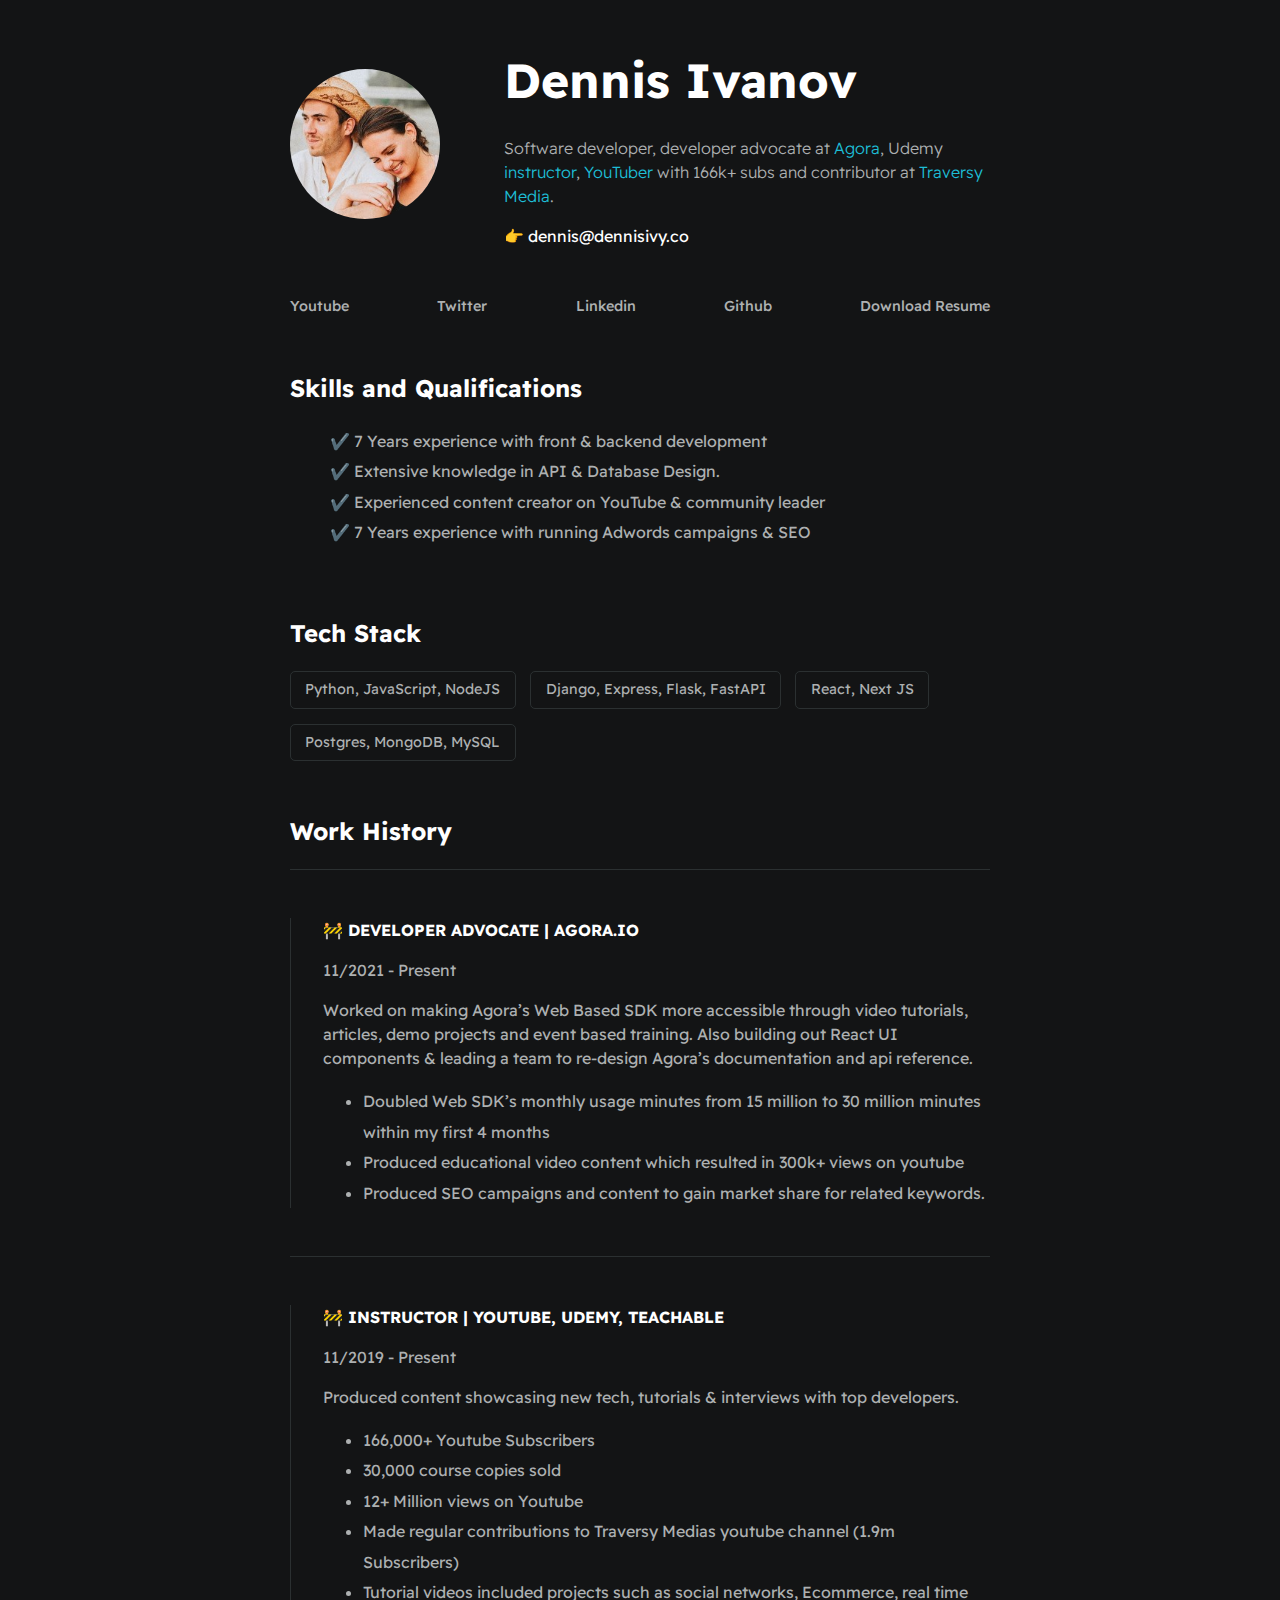
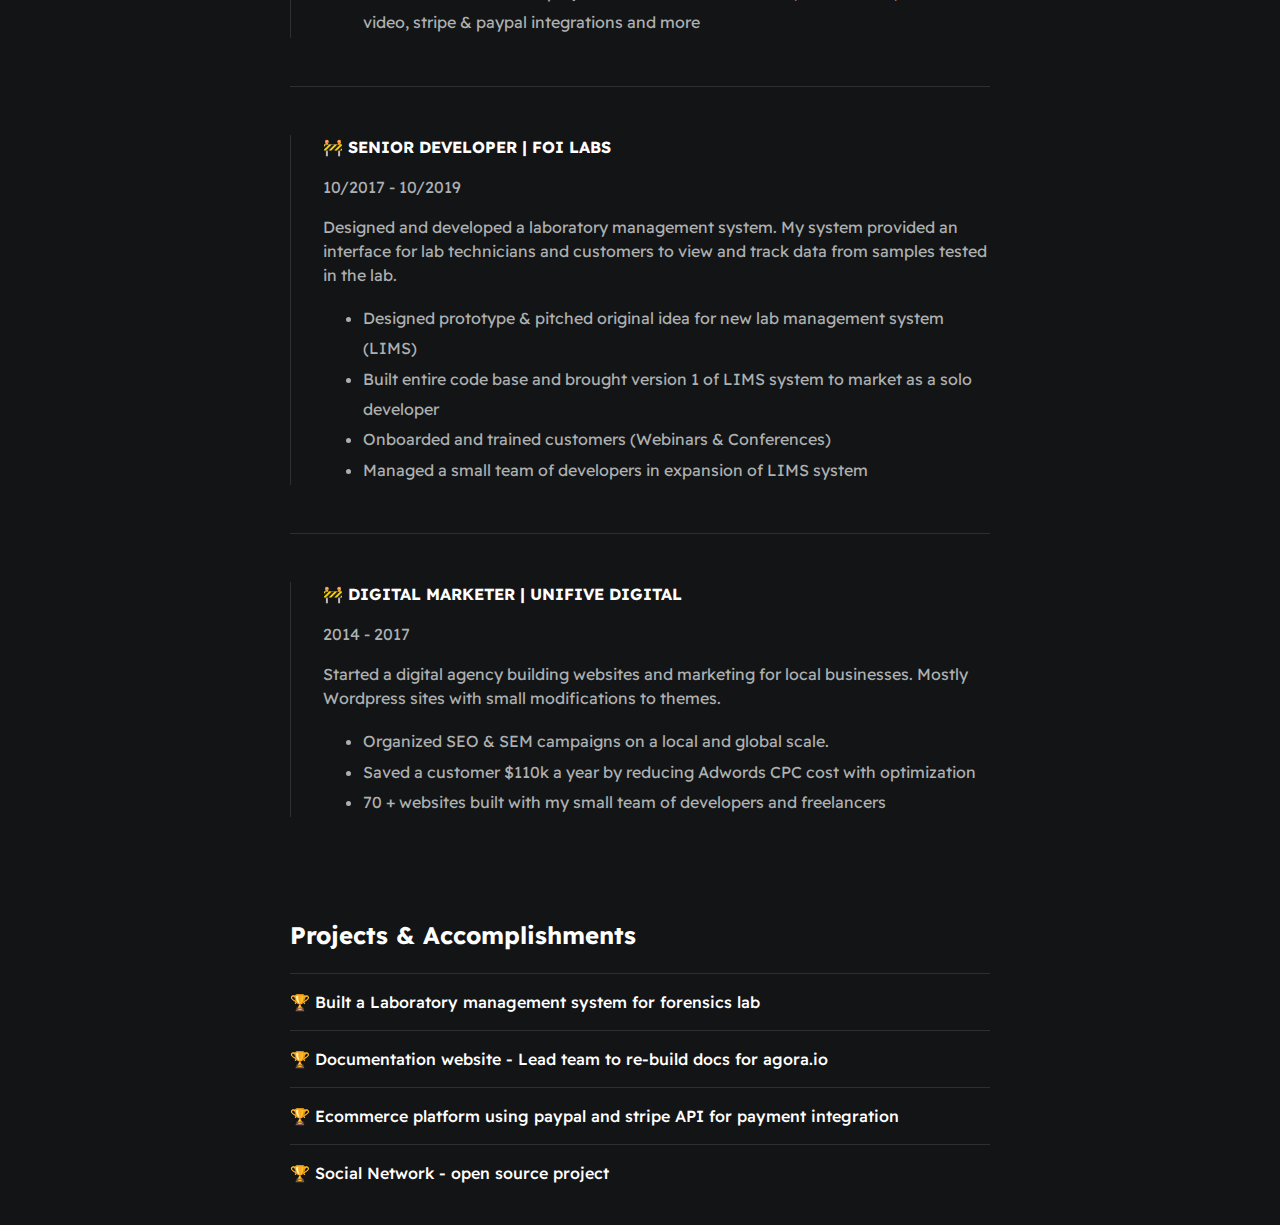
<file: index.html>
<!DOCTYPE html>
<html lang="en">
	<head>
		<meta charset="UTF-8" />
		<meta http-equiv="X-UA-Compatible" content="IE=edge" />
		<meta name="viewport" content="width=device-width, initial-scale=1.0" />
		<link rel="stylesheet" href="./styles/main.css" />
		<title>Digital Resume</title>
	</head>

	<body>
		<main id="container--main">

      <!-- Hero -->
			<section id="wrapper--hero" class="section--page">
				<img id="profile-pic" src="./assets/images/profile_pic.JPG" alt="profile picture" />

				<div>
          <h1 id="user-name">Dennis Ivanov</h1>
					<p id="bio">
						Software developer, developer advocate at
						<a href="https://www.agora.io/en/" target="_blank">Agora</a>, Udemy
						<a href="https://www.udemy.com/user/dennis-ivanov-5/" target="_blank">instructor</a
						>, <a href="https://www.youtube.com/c/dennisivy" target="_blank">YouTuber</a> with
						166k+ subs and contributor at
						<a href="https://youtu.be/PtQiiknWUcI?t=6" target="_blank">Traversy Media</a>.
					</p>
					<p id="email">👉 dennis@dennisivy.co</p>
				</div>
			</section>

      <!-- Social Links -->
      <section class="section--page">
        <div id="socials--list">
          <a href="https://youtube.com/c/dennisivy"  target="_blank">Youtube</a>
          <a href="https://twitter.com/dennisivy11" target="_blank"">Twitter</a>
          <a href="https://www.linkedin.com/in/dennis-ivanov/" target="_blank">Linkedin</a>
          <a href="https://github.com/divanov11" target="_blank">Github</a>
          <a href="./assets/resume.pdf" target="_blank">Download Resume</a>
        </div>
      </section>

      <!-- Skills & Qualifications -->
      <section class="section--page">
        <h2>Skills and Qualifications</h2>
        <ul id="qualifications--list">
            <li>✔️ 7 Years experience with front & backend development</li>
            <li>✔️ Extensive knowledge in API & Database Design.</li>
            <li>✔️ Experienced content creator on YouTube & community leader </li>
            <li>✔️ 7 Years experience with running Adwords campaigns & SEO</li>
        </ul>
      </section>

      <!-- Tech Stack -->
      <section class="section--page">
        <h2>Tech Stack</h2>
        <div id="wrapper--techstack__items">
          <div class="card--techstack"><span>Python, JavaScript, NodeJS</span></div>
          <div class="card--techstack"><span>Django, Express, Flask, FastAPI</span></div>
          <div class="card--techstack"><span>React, Next JS</span></div>
          <div class="card--techstack"><span>Postgres, MongoDB, MySQL</span></div>
        </div>
      </section>

      <!-- Work History -->
      <section id="work-history-wrapper" class="section--page">
        <h2>Work History</h2>

        <div class="line-break"></div>
        <div class="card--work-history">
            <strong>🚧 DEVELOPER ADVOCATE | AGORA.IO</strong>
            <p>11/2021 - Present</p>
            <p>Worked on making Agora’s Web Based SDK more accessible through video tutorials, articles, demo projects and event based training. Also building out React UI components & leading a team to re-design Agora’s documentation and api reference.</p>
            <ul>
                <li>Doubled Web SDK’s monthly usage minutes from 15 million to 30 million minutes within my first 4 months</li>
                <li>Produced educational video content which resulted in 300k+ views on youtube</li>
                <li>Produced SEO campaigns and content to gain market share for related keywords.</li>
            </ul>
        </div>

        <div class="line-break"></div>
        <div class="card--work-history">
            <strong>🚧 INSTRUCTOR | YOUTUBE, UDEMY, TEACHABLE</strong>
            <p>11/2019 - Present</p>
            <p>Produced content showcasing new tech, tutorials & interviews with top developers.</p>
            <ul>
                <li>166,000+ Youtube Subscribers</li>
                <li>30,000 course copies sold</li>
                <li>12+ Million views on Youtube</li>
                <li>Made regular contributions to Traversy Medias youtube channel (1.9m Subscribers)</li>
                <li>Tutorial videos included projects such as social networks, Ecommerce, real time video, stripe & paypal integrations and more </li>
            </ul>
        </div>

        <div class="line-break"></div>

        <div class="card--work-history">
            <strong>🚧 SENIOR DEVELOPER | FOI LABS</strong>
            <p>10/2017 - 10/2019</p>
            <p>Designed and developed a laboratory management system. My system
                provided an interface for lab technicians and customers to view and
                track data from samples tested in the lab.</p>
            <ul>
                <li>Designed prototype & pitched original idea for new lab management system (LIMS)</li>
                <li>Built entire code base and brought version 1 of LIMS system to market as a solo developer</li>
                <li>Onboarded and trained customers (Webinars & Conferences)</li>
                <li>Managed a small team of developers in expansion of LIMS system</li>
            </ul>
        </div>

        <div class="line-break"></div>

        <div class="card--work-history">
            <strong>🚧 DIGITAL MARKETER | UNIFIVE DIGITAL</strong>
            <p>2014 - 2017</p>
            <p>Started a digital agency building websites and marketing for
                local businesses. Mostly Wordpress sites with small modifications to
                themes.</p>
            <ul>
                <li>Organized SEO & SEM campaigns on a local and global scale.</li>
                <li>Saved a customer $110k a year by reducing Adwords CPC cost with optimization</li>
                <li>70 + websites built with my small team of developers and freelancers</li>
            </ul>
        </div>
      </section>

      <!-- Projects -->
      <section class="section--page">
        <h2>Projects & Accomplishments</h2>

        <div class="card--project">
            <a href="project.html"><span>🏆 </span>Built a Laboratory management system for forensics lab</a>
        </div>

        <div class="card--project">
            <a href="project.html" ><span>🏆 </span>Documentation website - Lead team to re-build docs for agora.io</a>
        </div>

        <div class="card--project">
            <a href="project.html" ><span>🏆 </span>Ecommerce platform using paypal and stripe API for payment integration</a>
        </div>

        <div class="card--project">
            <a href="project.html"><span>🏆 </span>Social Network - open source project</a>
        </div>

      </section>
		</main>
	</body>
</html>
</file>
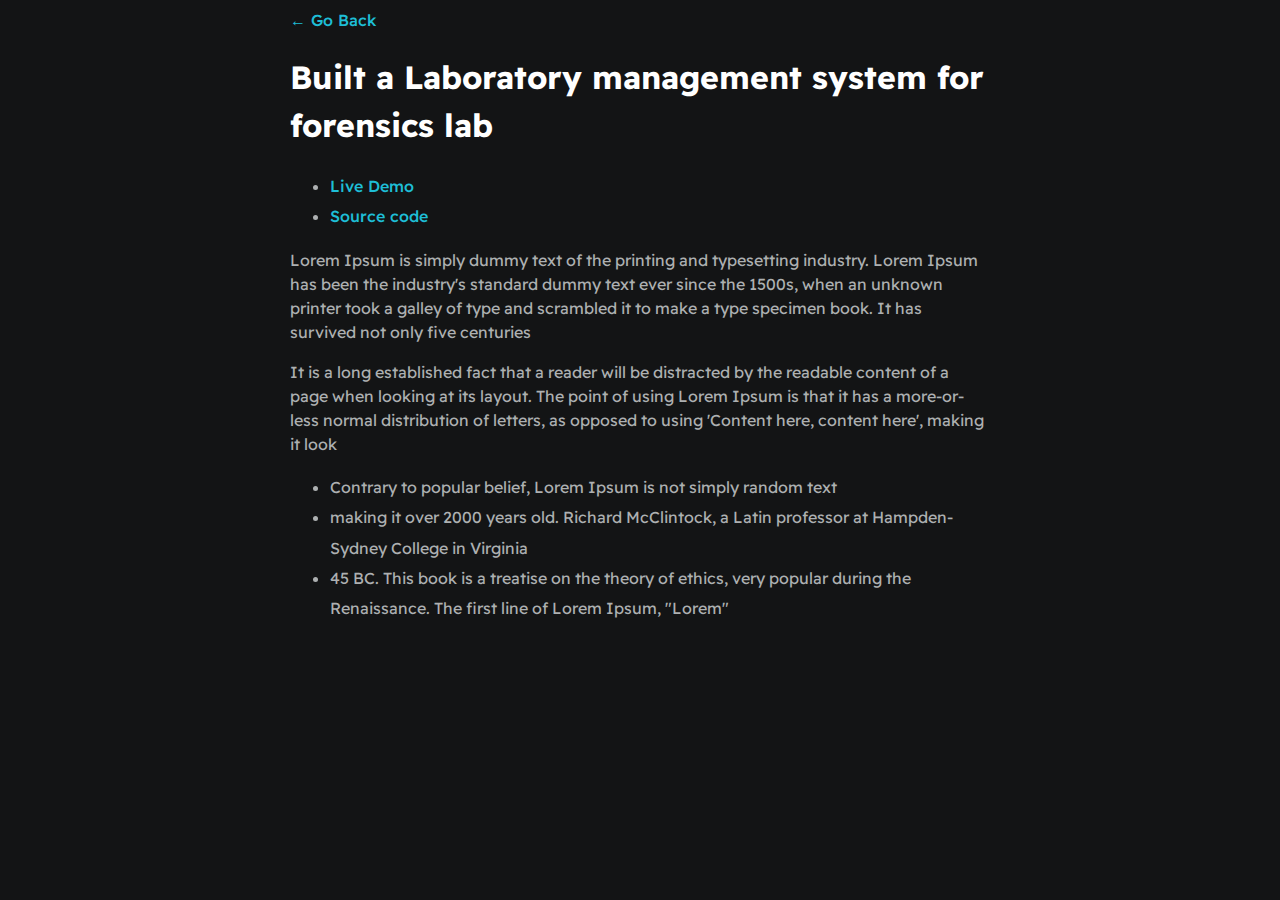
<file: project.html>
<!DOCTYPE html>
<html lang="en">
	<head>
		<meta charset="UTF-8" />
		<meta http-equiv="X-UA-Compatible" content="IE=edge" />
		<meta name="viewport" content="width=device-width, initial-scale=1.0" />
		<link rel="stylesheet" href="./styles/main.css" />
		<title>Project</title>
	</head>
	<body>
		<main id="container--main">
			<a href="index.html">&#x2190; Go Back</a>
			<h1>Built a Laboratory management system for forensics lab</h1>

			<ul>
				<li><a href="#" target="_blank">Live Demo</a></li>
				<li><a href="#" target="_blank">Source code</a></li>
			</ul>
			<p>
				Lorem Ipsum is simply dummy text of the printing and typesetting industry. Lorem Ipsum
				has been the industry's standard dummy text ever since the 1500s, when an unknown
				printer took a galley of type and scrambled it to make a type specimen book. It has
				survived not only five centuries
			</p>

			<p>
				It is a long established fact that a reader will be distracted by the readable content
				of a page when looking at its layout. The point of using Lorem Ipsum is that it has a
				more-or-less normal distribution of letters, as opposed to using 'Content here, content
				here', making it look
			</p>

			<ul>
				<li>Contrary to popular belief, Lorem Ipsum is not simply random text</li>
				<li>
					making it over 2000 years old. Richard McClintock, a Latin professor at
					Hampden-Sydney College in Virginia
				</li>
				<li>
					45 BC. This book is a treatise on the theory of ethics, very popular during the
					Renaissance. The first line of Lorem Ipsum, "Lorem"
				</li>
			</ul>
		</main>
	</body>
</html>
</file>
<file: styles/main.css>
@import url('https://fonts.googleapis.com/css2?family=Readex+Pro:wght@300;400;500;600;700&display=swap');

:root {
	--mainTextColor-light: #000;
	--secondaryTextColor-light: rgb(51 51 51);
	--mainLinkColor-light: #0da2b8;
	--mainBorderColor-light: rgb(218, 218, 218);
	--mainBgColor-light: rgb(249, 250, 251);

	--mainTextColor-dark: #fff;
	--secondaryTextColor-dark: #adb0b1;
	--mainLinkColor-dark: rgb(30, 190, 214);
	--mainBorderColor-dark: #2b3031;
	--mainBgColor-dark: #131415;

	--mainTextColor: var(--mainTextColor-dark);
	--secondaryTextColor: var(--secondaryTextColor-dark);
	--mainLinkColor: var(--mainLinkColor-dark);
	--mainBorderColor: var(--mainBorderColor-dark);
	--mainBgColor: var(--mainBgColor-dark);
}

* {
	font-family: 'Readex Pro';
	line-height: 1.5em;
	box-sizing: border-box;
	color: var(--mainTextColor);
}

body {
	background-color: var(--mainBgColor);
}

:where(p, span, li) {
	color: var(--secondaryTextColor);
	font-size: 1em;
}

a {
	text-decoration: none;
	color: var(--mainLinkColor);
	font-weight: 500;
}

li {
	line-height: 1.9em;
}

#container--main {
	max-width: 700px;
	margin: 0 auto;
}

.section--page {
	padding-top: 1em;
	padding-bottom: 1em;
}

#wrapper--hero {
	display: flex;
	align-items: center;
	gap: 4em;
}

#user-name {
	font-size: 3em;
	line-height: 1em;
}

:is(#bio, #bio a) {
	font-weight: 300;
}

#profile-pic {
	border-radius: 50%;
	width: 150px;
	aspect-ratio: 1;
	object-fit: cover;
}

#email {
	color: var(--mainTextColor);
}

#socials--list {
	display: flex;
	justify-content: space-between;
	column-gap: 1em;
	flex-wrap: wrap;
}

#socials--list a {
	font-size: 0.9em;
	color: var(--secondaryTextColor);
	transition: 0.3s;
}

#socials--list a:hover {
	color: var(--mainLinkColor);
}

#qualifications--list {
	list-style: none;
}

#wrapper--techstack__items {
	display: flex;
	flex-wrap: wrap;
	gap: 1em;
	font-size: 0.9em;
}

.card--techstack {
	border: 1px solid var(--mainBorderColor);
	padding: 0.5em 1em;
	border-radius: 5px;
}

.card--work-history {
	border-left: 1px solid var(--mainBorderColor);
	margin-block: 3em;
	padding-left: 2em;
}

.line-break {
	background-color: var(--mainBorderColor);
	height: 1px;
}

.card--project {
	padding-block: 1em;
	border-top: 1px solid var(--mainBorderColor);
}

.card--project a {
	color: var(--mainTextColor);

	transition: 0.3s;
}

.card--project a:hover {
	color: var(--mainLinkColor);
}

@media (max-width: 37.5em) {
	#wrapper--hero {
		flex-direction: column;
		gap: 1em;
	}

	#profile-pic {
		width: 200px;
		aspect-ratio: 1;
	}

	.card--work-history {
		border-left: none;
		padding-left: 0;
	}
}
</file>
